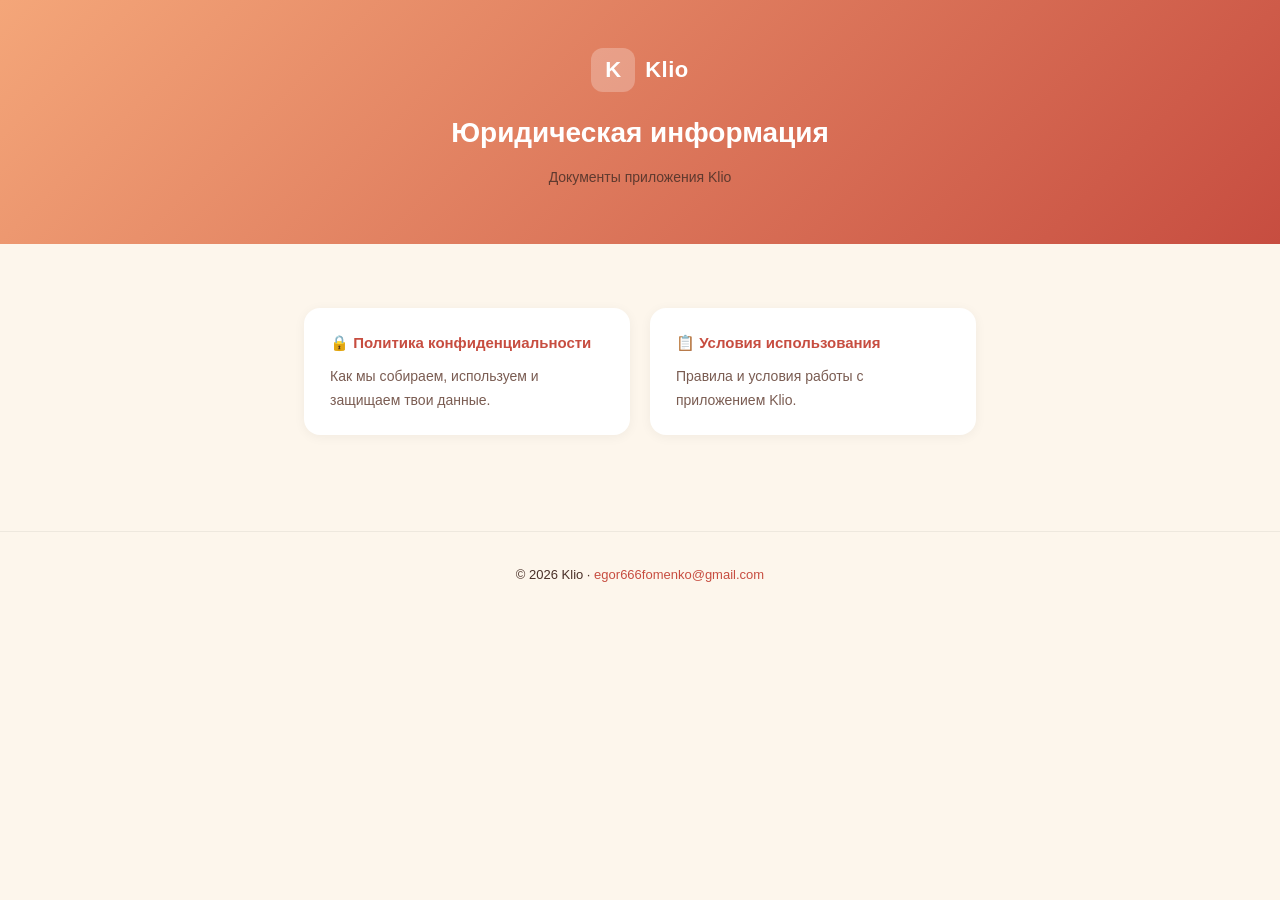
<file: index.html>
<!DOCTYPE html>
<html lang="ru">
<head>
  <meta charset="UTF-8">
  <meta name="viewport" content="width=device-width, initial-scale=1.0">
  <title>Klio — Юридическая информация</title>
  <link rel="stylesheet" href="style.css">
</head>
<body>

<header>
  <a class="logo" href="index.html">
    <div class="logo-icon">K</div>
    <span class="logo-name">Klio</span>
  </a>
  <h1>Юридическая информация</h1>
  <p class="subtitle">Документы приложения Klio</p>
</header>

<div class="container" style="display:flex; gap:20px; flex-wrap:wrap; padding-top:48px;">
  <a href="privacy.html" style="flex:1; min-width:260px; text-decoration:none;">
    <div class="card" style="cursor:pointer; transition:.2s; border:2px solid transparent;" onmouseover="this.style.borderColor='#C74D40'" onmouseout="this.style.borderColor='transparent'">
      <h3>🔒 Политика конфиденциальности</h3>
      <p style="font-size:14px; color:#7A5C52; margin:0;">Как мы собираем, используем и защищаем твои данные.</p>
    </div>
  </a>
  <a href="terms.html" style="flex:1; min-width:260px; text-decoration:none;">
    <div class="card" style="cursor:pointer; transition:.2s; border:2px solid transparent;" onmouseover="this.style.borderColor='#C74D40'" onmouseout="this.style.borderColor='transparent'">
      <h3>📋 Условия использования</h3>
      <p style="font-size:14px; color:#7A5C52; margin:0;">Правила и условия работы с приложением Klio.</p>
    </div>
  </a>
</div>

<footer>
  <p>© 2026 Klio · <a href="mailto:egor666fomenko@gmail.com">egor666fomenko@gmail.com</a></p>
</footer>

</body>
</html>
</file>
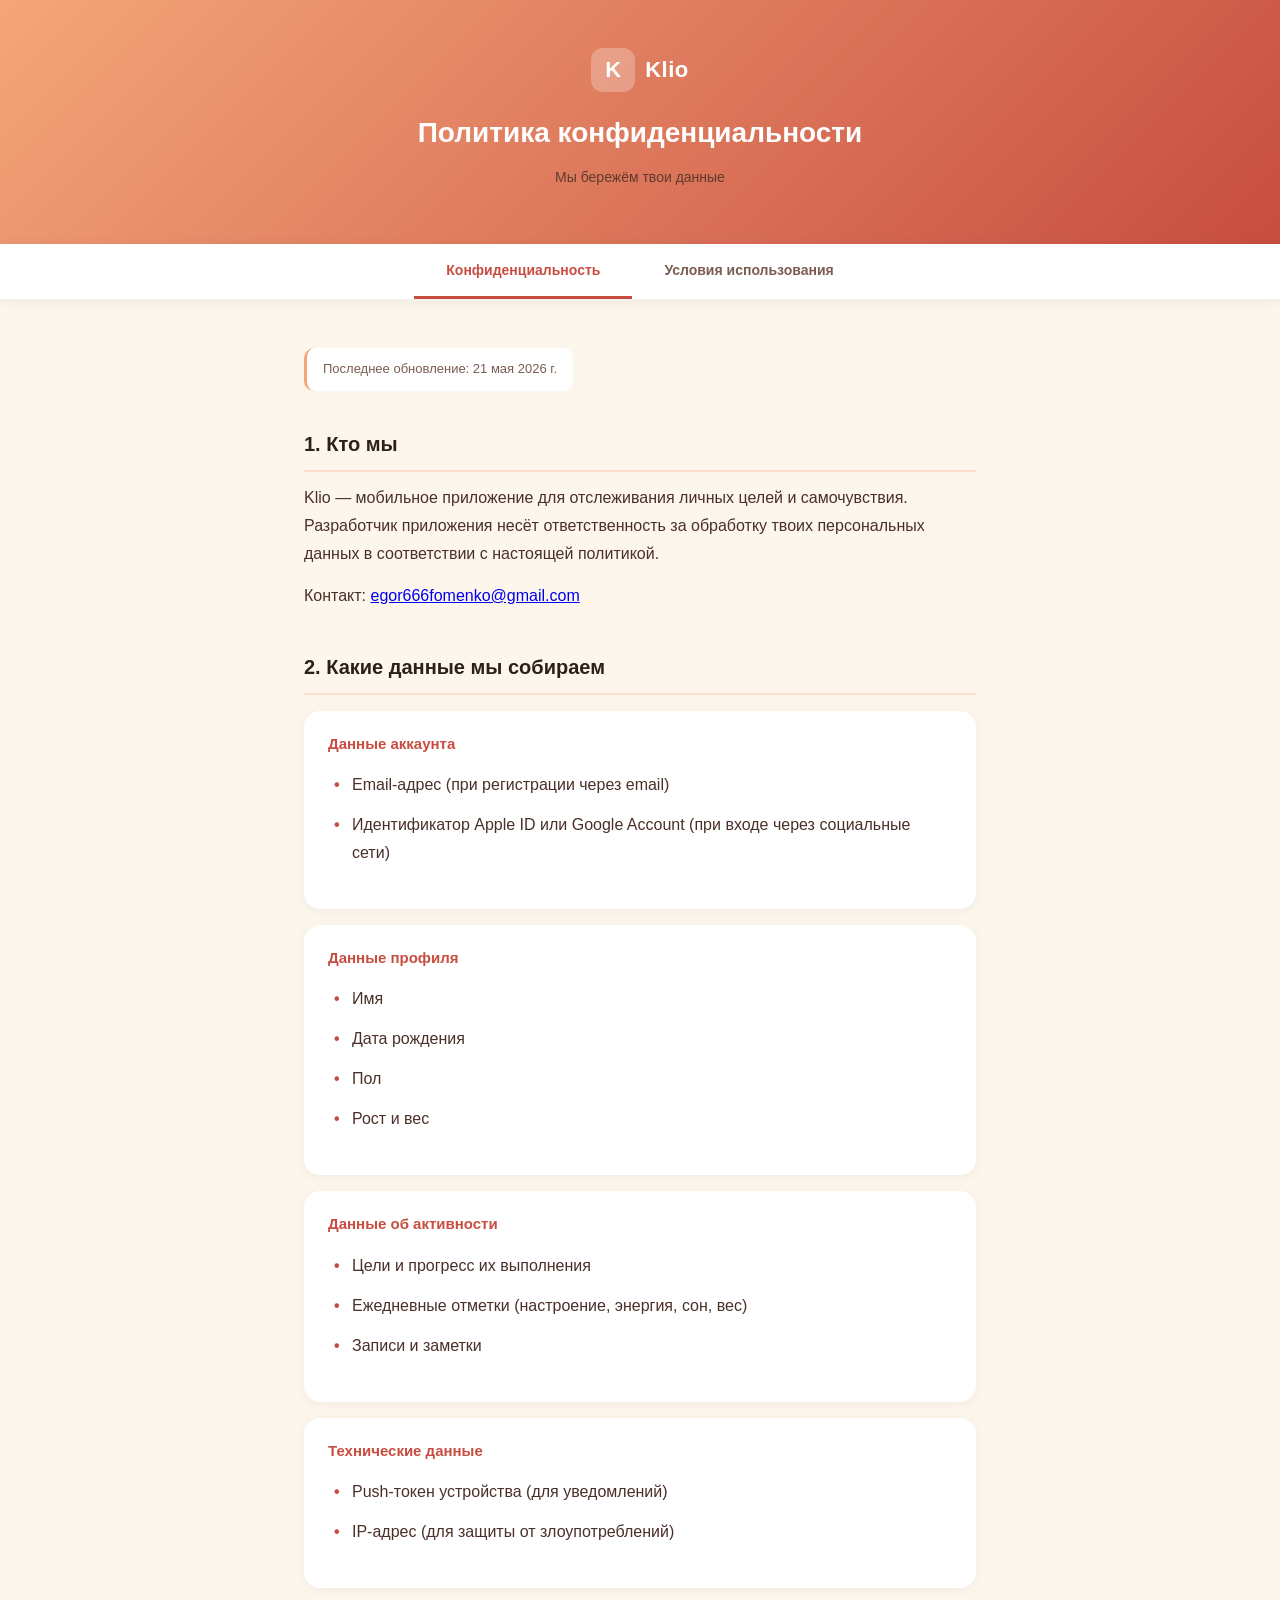
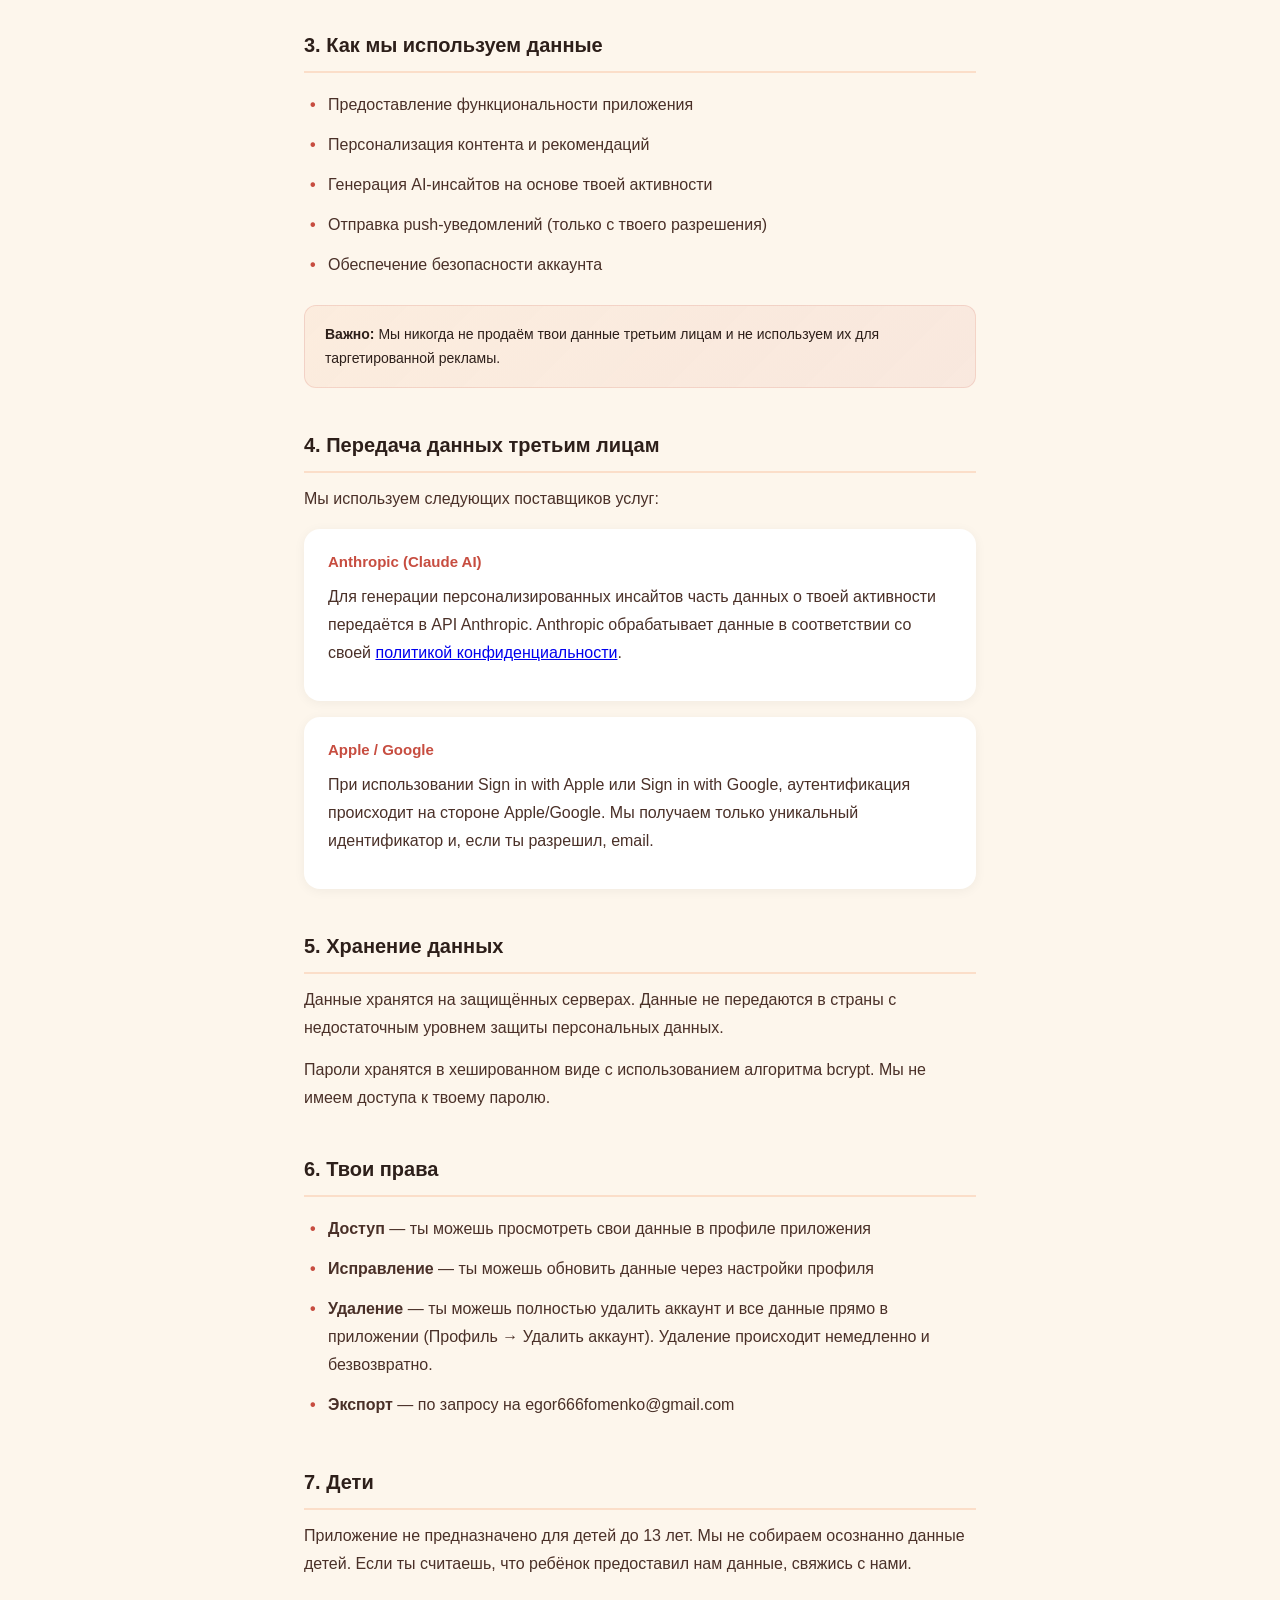
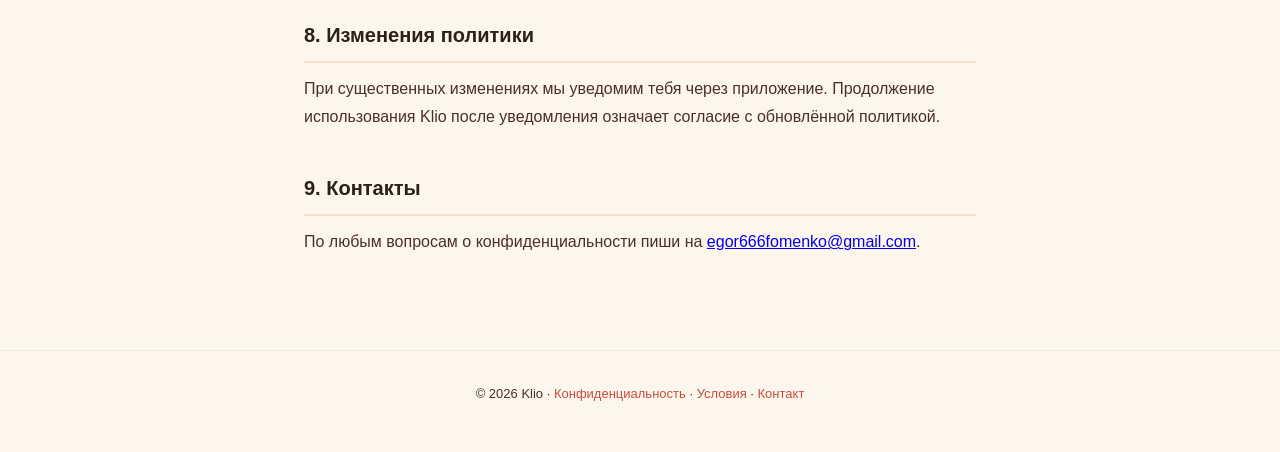
<file: privacy.html>
<!DOCTYPE html>
<html lang="ru">
<head>
  <meta charset="UTF-8">
  <meta name="viewport" content="width=device-width, initial-scale=1.0">
  <title>Политика конфиденциальности — Klio</title>
  <link rel="stylesheet" href="style.css">
</head>
<body>

<header>
  <a class="logo" href="index.html">
    <div class="logo-icon">K</div>
    <span class="logo-name">Klio</span>
  </a>
  <h1>Политика конфиденциальности</h1>
  <p class="subtitle">Мы бережём твои данные</p>
</header>

<nav>
  <a href="privacy.html" class="active">Конфиденциальность</a>
  <a href="terms.html">Условия использования</a>
</nav>

<div class="container">
  <span class="updated">Последнее обновление: 21 мая 2026 г.</span>

  <h2>1. Кто мы</h2>
  <p>Klio — мобильное приложение для отслеживания личных целей и самочувствия. Разработчик приложения несёт ответственность за обработку твоих персональных данных в соответствии с настоящей политикой.</p>
  <p>Контакт: <a href="mailto:egor666fomenko@gmail.com">egor666fomenko@gmail.com</a></p>

  <h2>2. Какие данные мы собираем</h2>

  <div class="card">
    <h3>Данные аккаунта</h3>
    <ul>
      <li>Email-адрес (при регистрации через email)</li>
      <li>Идентификатор Apple ID или Google Account (при входе через социальные сети)</li>
    </ul>
  </div>

  <div class="card">
    <h3>Данные профиля</h3>
    <ul>
      <li>Имя</li>
      <li>Дата рождения</li>
      <li>Пол</li>
      <li>Рост и вес</li>
    </ul>
  </div>

  <div class="card">
    <h3>Данные об активности</h3>
    <ul>
      <li>Цели и прогресс их выполнения</li>
      <li>Ежедневные отметки (настроение, энергия, сон, вес)</li>
      <li>Записи и заметки</li>
    </ul>
  </div>

  <div class="card">
    <h3>Технические данные</h3>
    <ul>
      <li>Push-токен устройства (для уведомлений)</li>
      <li>IP-адрес (для защиты от злоупотреблений)</li>
    </ul>
  </div>

  <h2>3. Как мы используем данные</h2>
  <ul>
    <li>Предоставление функциональности приложения</li>
    <li>Персонализация контента и рекомендаций</li>
    <li>Генерация AI-инсайтов на основе твоей активности</li>
    <li>Отправка push-уведомлений (только с твоего разрешения)</li>
    <li>Обеспечение безопасности аккаунта</li>
  </ul>

  <div class="highlight">
    <strong>Важно:</strong> Мы никогда не продаём твои данные третьим лицам и не используем их для таргетированной рекламы.
  </div>

  <h2>4. Передача данных третьим лицам</h2>
  <p>Мы используем следующих поставщиков услуг:</p>

  <div class="card">
    <h3>Anthropic (Claude AI)</h3>
    <p>Для генерации персонализированных инсайтов часть данных о твоей активности передаётся в API Anthropic. Anthropic обрабатывает данные в соответствии со своей <a href="https://www.anthropic.com/privacy" target="_blank">политикой конфиденциальности</a>.</p>
  </div>

  <div class="card">
    <h3>Apple / Google</h3>
    <p>При использовании Sign in with Apple или Sign in with Google, аутентификация происходит на стороне Apple/Google. Мы получаем только уникальный идентификатор и, если ты разрешил, email.</p>
  </div>

  <h2>5. Хранение данных</h2>
  <p>Данные хранятся на защищённых серверах. Данные не передаются в страны с недостаточным уровнем защиты персональных данных.</p>
  <p>Пароли хранятся в хешированном виде с использованием алгоритма bcrypt. Мы не имеем доступа к твоему паролю.</p>

  <h2>6. Твои права</h2>
  <ul>
    <li><strong>Доступ</strong> — ты можешь просмотреть свои данные в профиле приложения</li>
    <li><strong>Исправление</strong> — ты можешь обновить данные через настройки профиля</li>
    <li><strong>Удаление</strong> — ты можешь полностью удалить аккаунт и все данные прямо в приложении (Профиль → Удалить аккаунт). Удаление происходит немедленно и безвозвратно.</li>
    <li><strong>Экспорт</strong> — по запросу на egor666fomenko@gmail.com</li>
  </ul>

  <h2>7. Дети</h2>
  <p>Приложение не предназначено для детей до 13 лет. Мы не собираем осознанно данные детей. Если ты считаешь, что ребёнок предоставил нам данные, свяжись с нами.</p>

  <h2>8. Изменения политики</h2>
  <p>При существенных изменениях мы уведомим тебя через приложение. Продолжение использования Klio после уведомления означает согласие с обновлённой политикой.</p>

  <h2>9. Контакты</h2>
  <p>По любым вопросам о конфиденциальности пиши на <a href="mailto:egor666fomenko@gmail.com">egor666fomenko@gmail.com</a>.</p>
</div>

<footer>
  <p>© 2026 Klio · <a href="privacy.html">Конфиденциальность</a> · <a href="terms.html">Условия</a> · <a href="mailto:egor666fomenko@gmail.com">Контакт</a></p>
</footer>

</body>
</html>
</file>
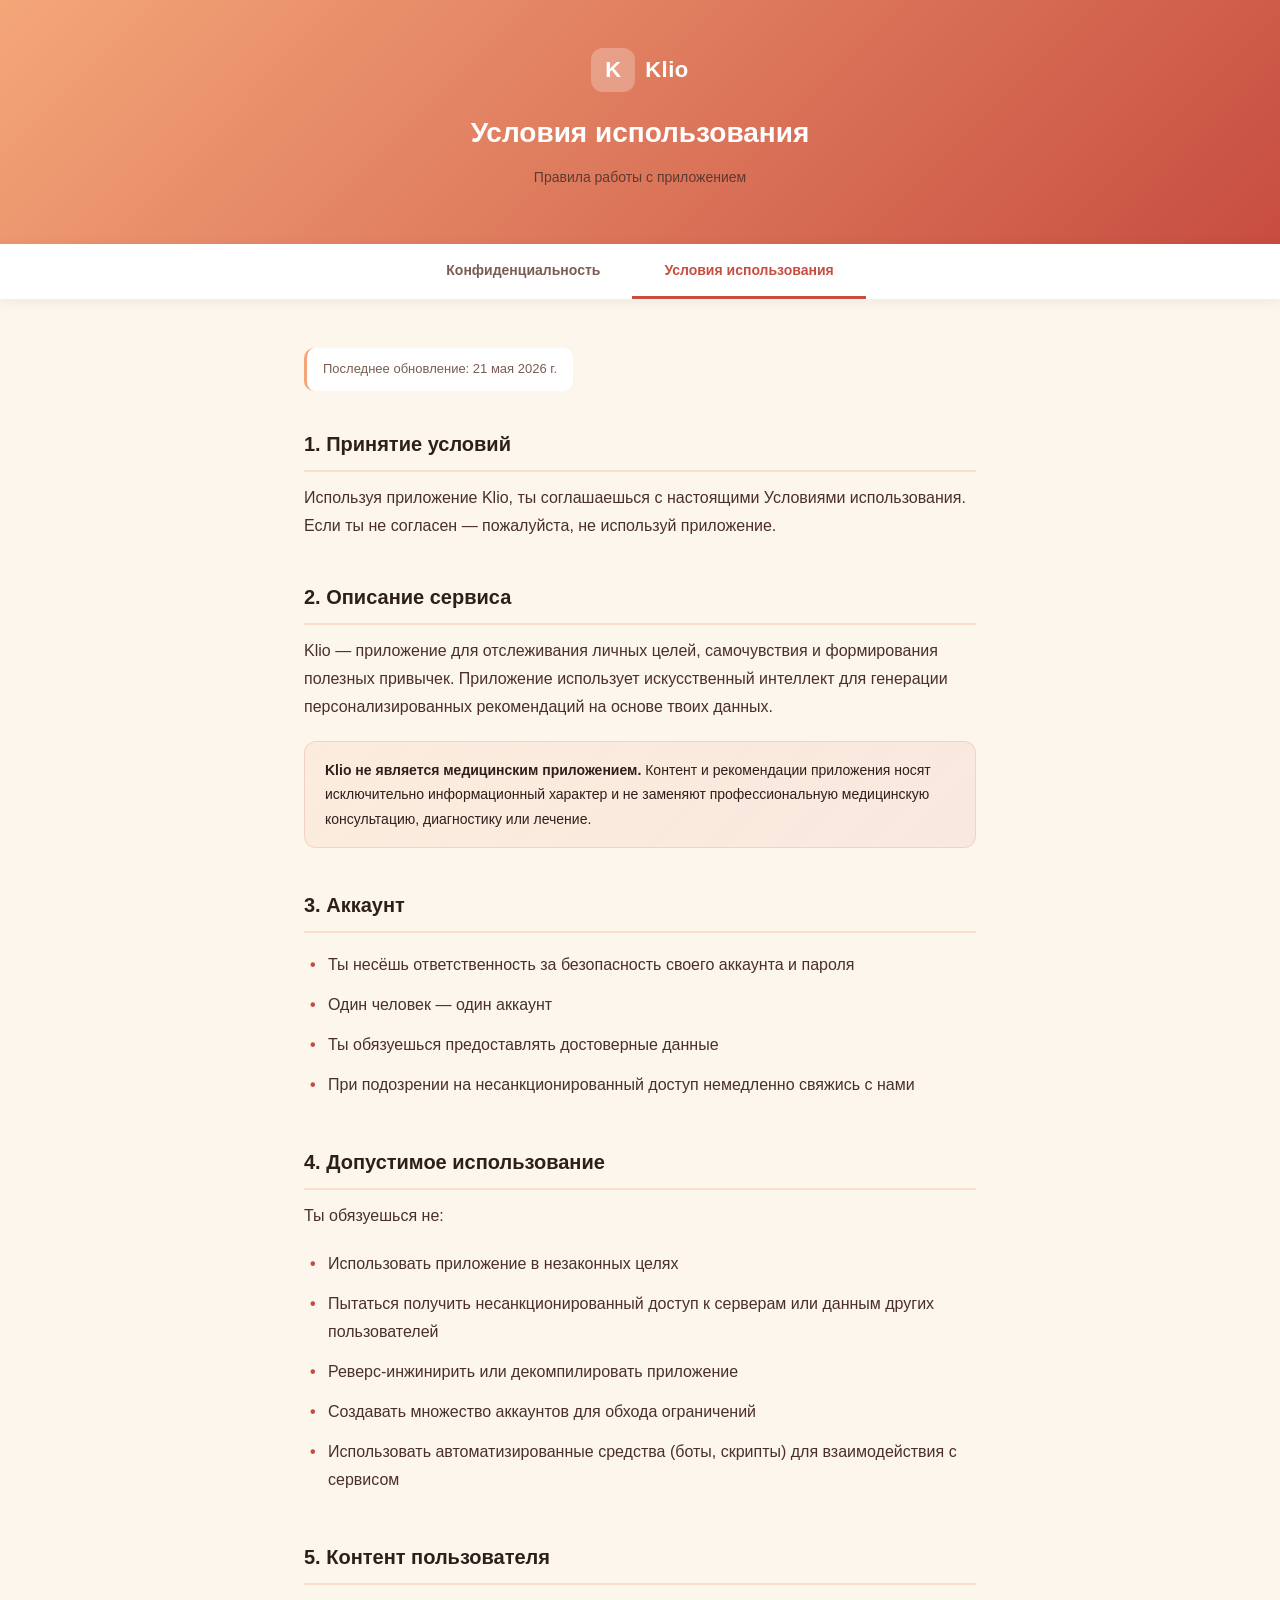
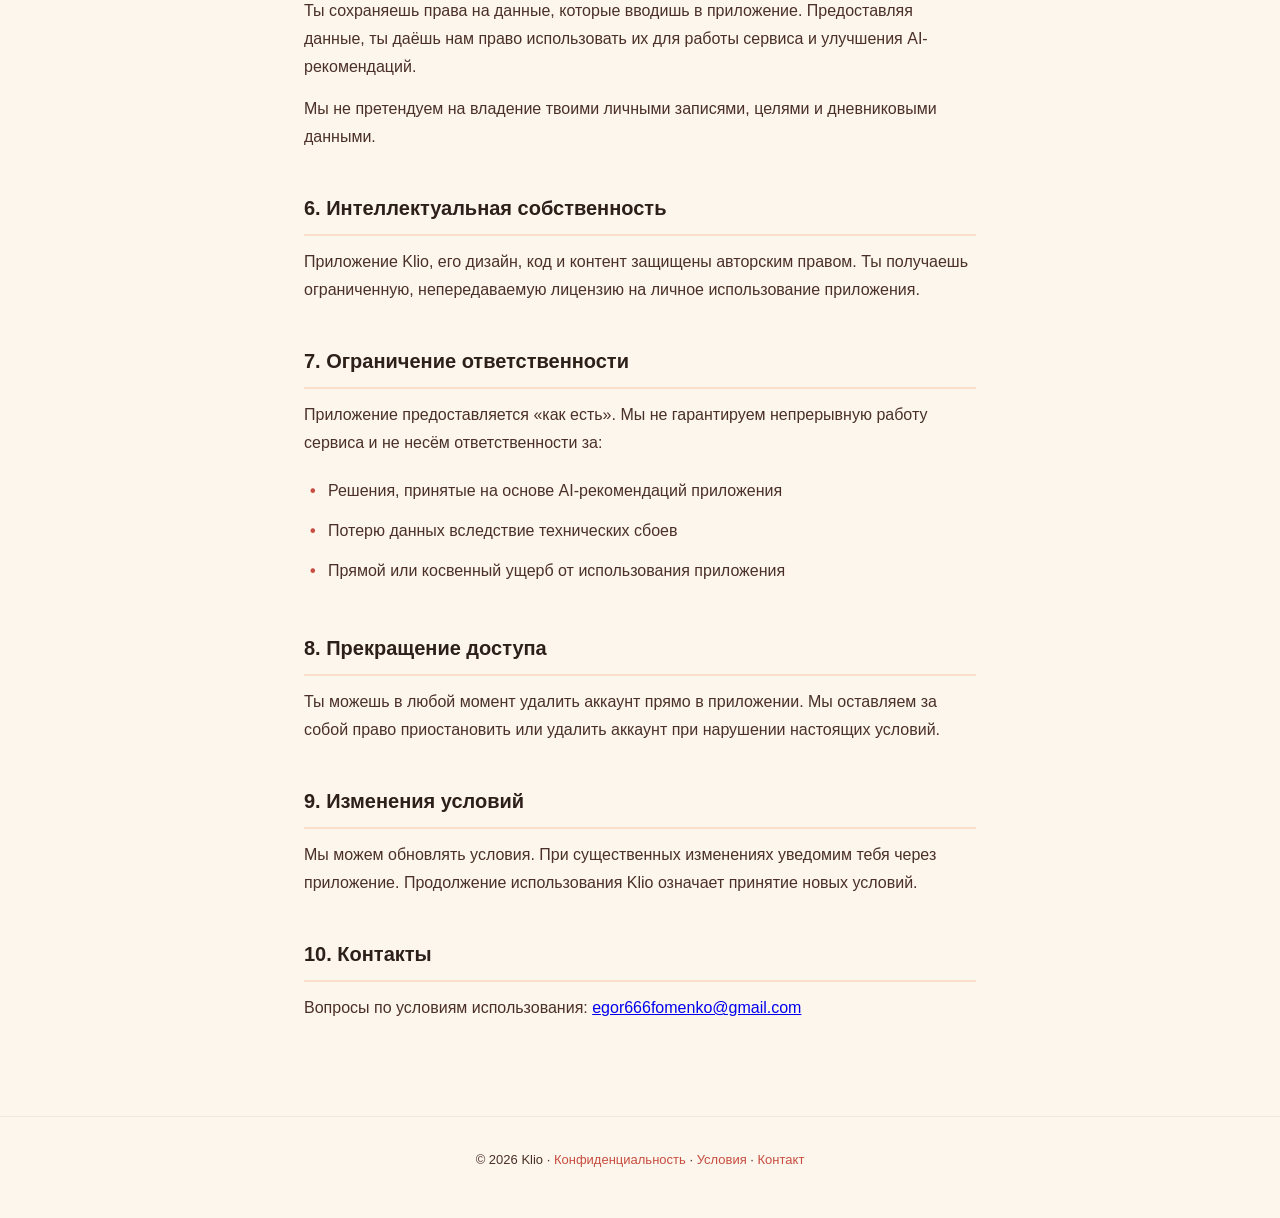
<file: terms.html>
<!DOCTYPE html>
<html lang="ru">
<head>
  <meta charset="UTF-8">
  <meta name="viewport" content="width=device-width, initial-scale=1.0">
  <title>Условия использования — Klio</title>
  <link rel="stylesheet" href="style.css">
</head>
<body>

<header>
  <a class="logo" href="index.html">
    <div class="logo-icon">K</div>
    <span class="logo-name">Klio</span>
  </a>
  <h1>Условия использования</h1>
  <p class="subtitle">Правила работы с приложением</p>
</header>

<nav>
  <a href="privacy.html">Конфиденциальность</a>
  <a href="terms.html" class="active">Условия использования</a>
</nav>

<div class="container">
  <span class="updated">Последнее обновление: 21 мая 2026 г.</span>

  <h2>1. Принятие условий</h2>
  <p>Используя приложение Klio, ты соглашаешься с настоящими Условиями использования. Если ты не согласен — пожалуйста, не используй приложение.</p>

  <h2>2. Описание сервиса</h2>
  <p>Klio — приложение для отслеживания личных целей, самочувствия и формирования полезных привычек. Приложение использует искусственный интеллект для генерации персонализированных рекомендаций на основе твоих данных.</p>

  <div class="highlight">
    <strong>Klio не является медицинским приложением.</strong> Контент и рекомендации приложения носят исключительно информационный характер и не заменяют профессиональную медицинскую консультацию, диагностику или лечение.
  </div>

  <h2>3. Аккаунт</h2>
  <ul>
    <li>Ты несёшь ответственность за безопасность своего аккаунта и пароля</li>
    <li>Один человек — один аккаунт</li>
    <li>Ты обязуешься предоставлять достоверные данные</li>
    <li>При подозрении на несанкционированный доступ немедленно свяжись с нами</li>
  </ul>

  <h2>4. Допустимое использование</h2>
  <p>Ты обязуешься не:</p>
  <ul>
    <li>Использовать приложение в незаконных целях</li>
    <li>Пытаться получить несанкционированный доступ к серверам или данным других пользователей</li>
    <li>Реверс-инжинирить или декомпилировать приложение</li>
    <li>Создавать множество аккаунтов для обхода ограничений</li>
    <li>Использовать автоматизированные средства (боты, скрипты) для взаимодействия с сервисом</li>
  </ul>

  <h2>5. Контент пользователя</h2>
  <p>Ты сохраняешь права на данные, которые вводишь в приложение. Предоставляя данные, ты даёшь нам право использовать их для работы сервиса и улучшения AI-рекомендаций.</p>
  <p>Мы не претендуем на владение твоими личными записями, целями и дневниковыми данными.</p>

  <h2>6. Интеллектуальная собственность</h2>
  <p>Приложение Klio, его дизайн, код и контент защищены авторским правом. Ты получаешь ограниченную, непередаваемую лицензию на личное использование приложения.</p>

  <h2>7. Ограничение ответственности</h2>
  <p>Приложение предоставляется «как есть». Мы не гарантируем непрерывную работу сервиса и не несём ответственности за:</p>
  <ul>
    <li>Решения, принятые на основе AI-рекомендаций приложения</li>
    <li>Потерю данных вследствие технических сбоев</li>
    <li>Прямой или косвенный ущерб от использования приложения</li>
  </ul>

  <h2>8. Прекращение доступа</h2>
  <p>Ты можешь в любой момент удалить аккаунт прямо в приложении. Мы оставляем за собой право приостановить или удалить аккаунт при нарушении настоящих условий.</p>

  <h2>9. Изменения условий</h2>
  <p>Мы можем обновлять условия. При существенных изменениях уведомим тебя через приложение. Продолжение использования Klio означает принятие новых условий.</p>

  <h2>10. Контакты</h2>
  <p>Вопросы по условиям использования: <a href="mailto:egor666fomenko@gmail.com">egor666fomenko@gmail.com</a></p>
</div>

<footer>
  <p>© 2026 Klio · <a href="privacy.html">Конфиденциальность</a> · <a href="terms.html">Условия</a> · <a href="mailto:egor666fomenko@gmail.com">Контакт</a></p>
</footer>

</body>
</html>
</file>
<file: style.css>
:root {
  --cream:     #FDF6EC;
  --peach:     #F4A679;
  --terracotta:#C74D40;
  --dark:      #2D1F1A;
  --muted:     #7A5C52;
}

* { box-sizing: border-box; margin: 0; padding: 0; }

body {
  font-family: -apple-system, BlinkMacSystemFont, "Segoe UI", sans-serif;
  background: var(--cream);
  color: var(--dark);
  line-height: 1.75;
}

header {
  background: linear-gradient(135deg, var(--peach), var(--terracotta));
  padding: 48px 24px 40px;
  text-align: center;
  color: white;
}

header .logo {
  display: inline-flex;
  align-items: center;
  gap: 10px;
  margin-bottom: 16px;
  text-decoration: none;
  color: white;
}

header .logo-icon {
  width: 44px; height: 44px;
  background: rgba(255,255,255,0.25);
  border-radius: 12px;
  display: flex; align-items: center; justify-content: center;
  font-size: 22px; font-weight: 800;
}

header .logo-name {
  font-size: 22px; font-weight: 700; letter-spacing: 0.5px;
}

header h1 {
  font-size: 28px; font-weight: 700;
  margin-bottom: 8px;
}

header p.subtitle {
  font-size: 14px; opacity: 0.85;
}

nav {
  display: flex; justify-content: center; gap: 0;
  background: white;
  border-bottom: 1px solid rgba(0,0,0,0.06);
  position: sticky; top: 0; z-index: 10;
  box-shadow: 0 2px 12px rgba(0,0,0,0.06);
}

nav a {
  padding: 14px 32px;
  font-size: 14px; font-weight: 600;
  color: var(--muted);
  text-decoration: none;
  border-bottom: 3px solid transparent;
  transition: all .2s;
}

nav a:hover, nav a.active {
  color: var(--terracotta);
  border-bottom-color: var(--terracotta);
}

.container {
  max-width: 720px;
  margin: 0 auto;
  padding: 48px 24px 80px;
}

.updated {
  font-size: 13px;
  color: var(--muted);
  margin-bottom: 36px;
  padding: 10px 16px;
  background: white;
  border-radius: 10px;
  border-left: 3px solid var(--peach);
  display: inline-block;
}

h2 {
  font-size: 20px; font-weight: 700;
  color: var(--dark);
  margin: 40px 0 12px;
  padding-bottom: 8px;
  border-bottom: 2px solid rgba(244,166,121,0.3);
}

h2:first-of-type { margin-top: 0; }

p { margin-bottom: 14px; color: #4A3028; }

ul {
  margin: 0 0 16px 0;
  padding-left: 0;
  list-style: none;
}

ul li {
  padding: 6px 0 6px 24px;
  position: relative;
  color: #4A3028;
}

ul li::before {
  content: "•";
  position: absolute; left: 6px;
  color: var(--terracotta);
  font-weight: 700;
}

.card {
  background: white;
  border-radius: 16px;
  padding: 20px 24px;
  margin: 16px 0;
  box-shadow: 0 2px 12px rgba(0,0,0,0.05);
}

.card h3 {
  font-size: 15px; font-weight: 700;
  margin-bottom: 8px;
  color: var(--terracotta);
}

.highlight {
  background: linear-gradient(135deg, rgba(244,166,121,0.12), rgba(199,77,64,0.08));
  border: 1px solid rgba(199,77,64,0.15);
  border-radius: 12px;
  padding: 16px 20px;
  margin: 20px 0;
  font-size: 14px;
}

footer {
  text-align: center;
  padding: 32px 24px;
  font-size: 13px;
  color: var(--muted);
  border-top: 1px solid rgba(0,0,0,0.06);
}

footer a { color: var(--terracotta); text-decoration: none; }
</file>
